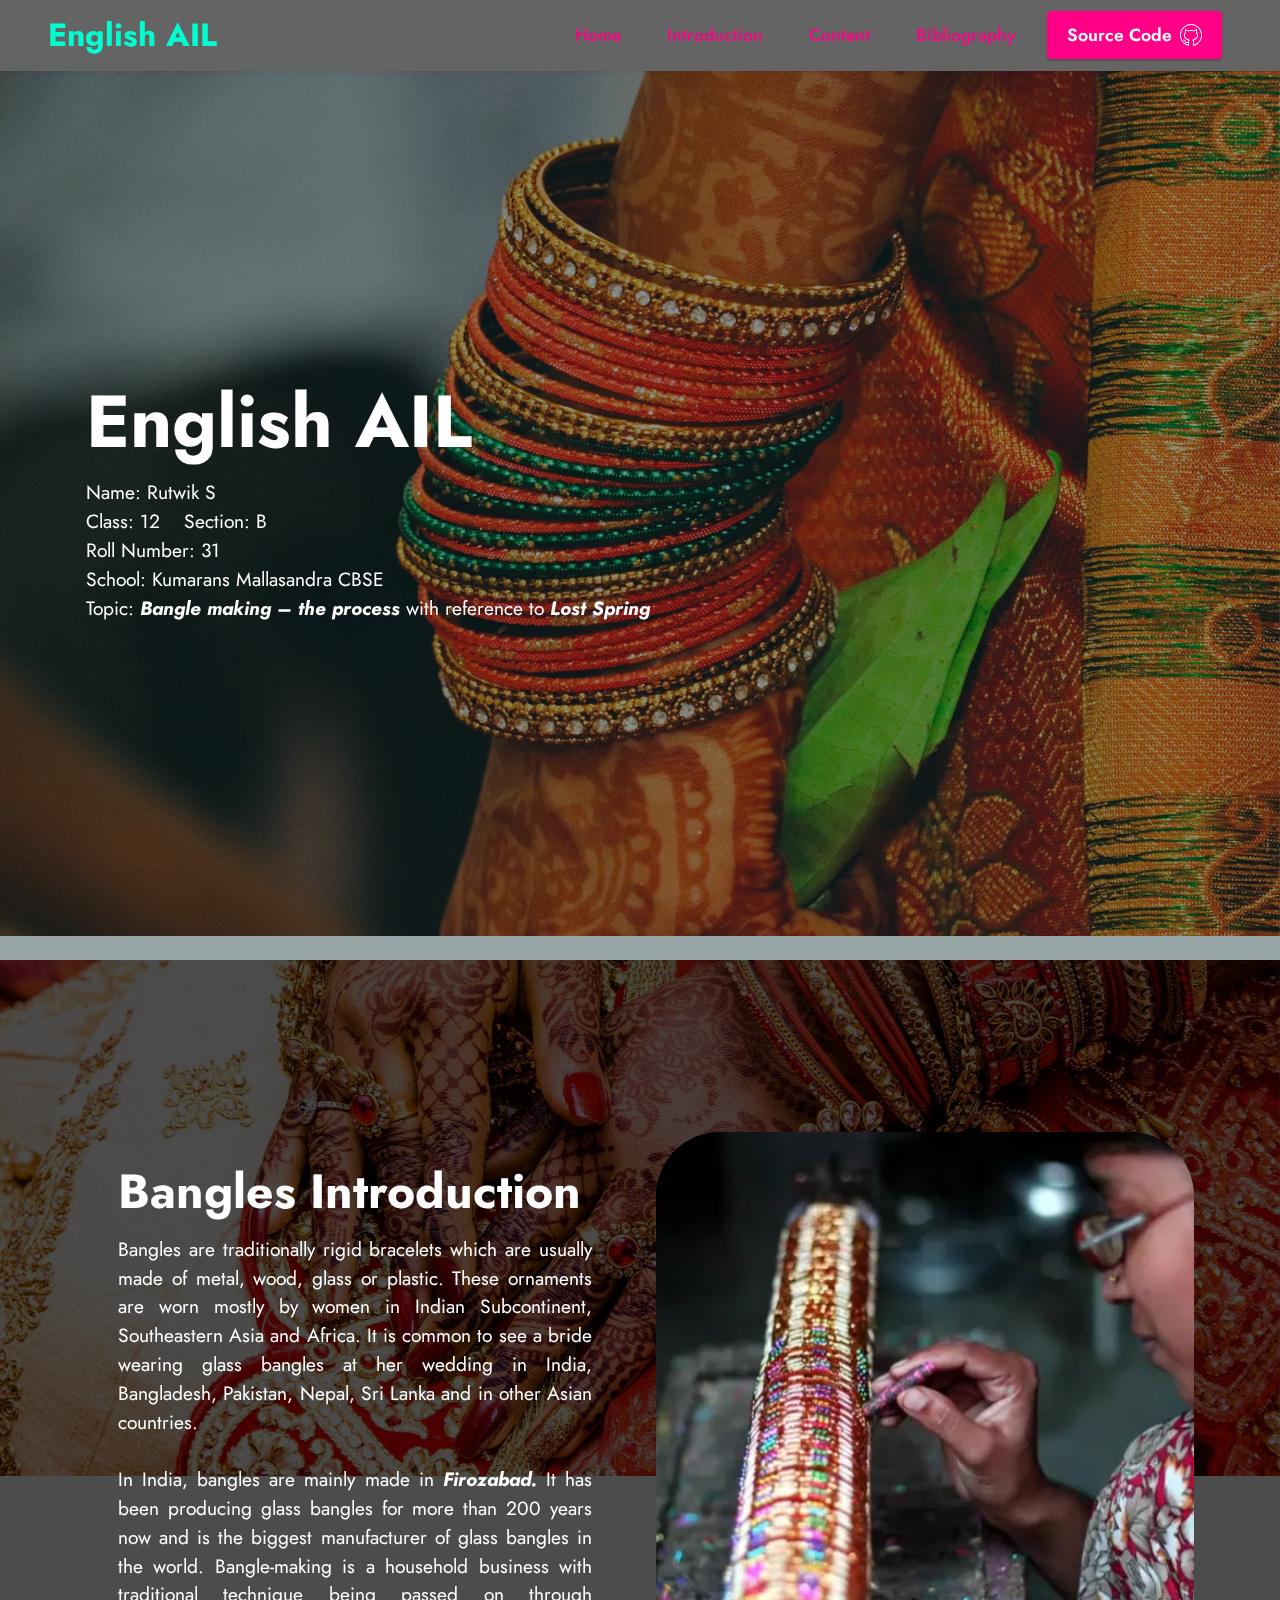
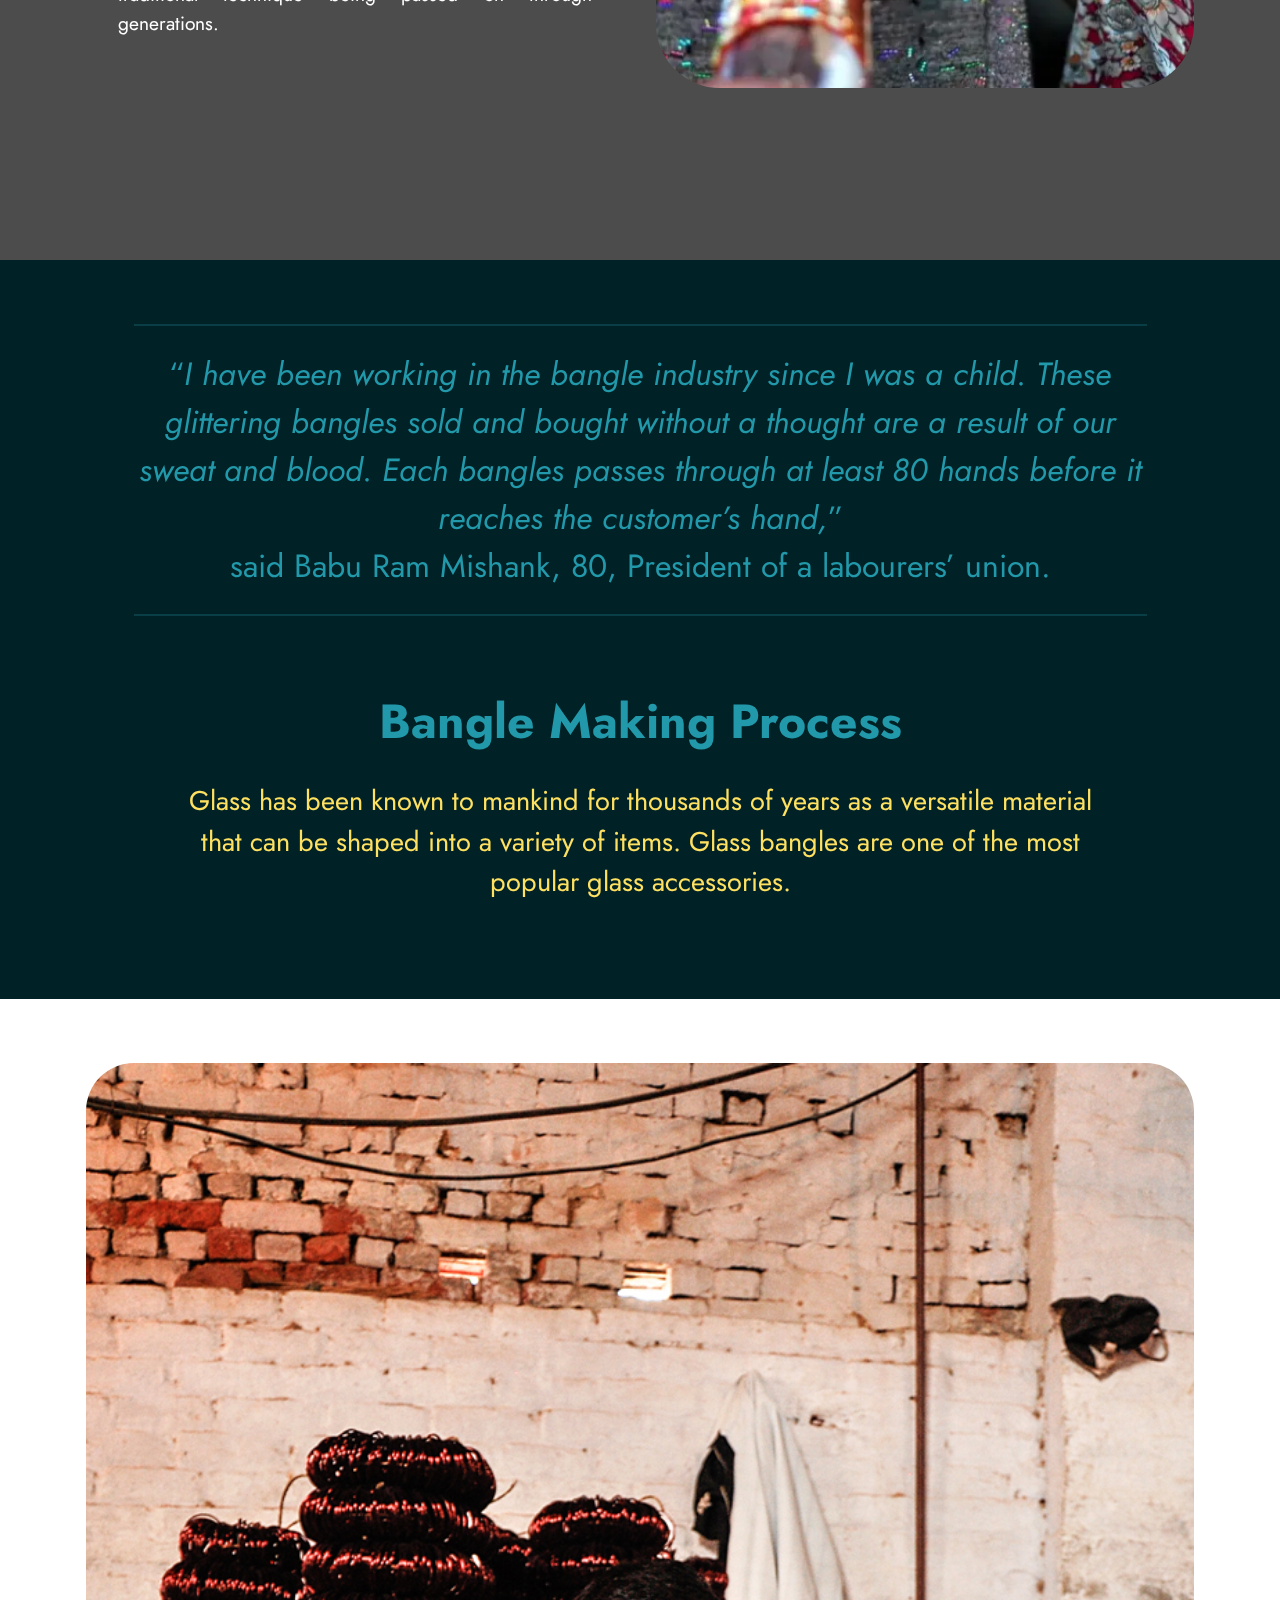
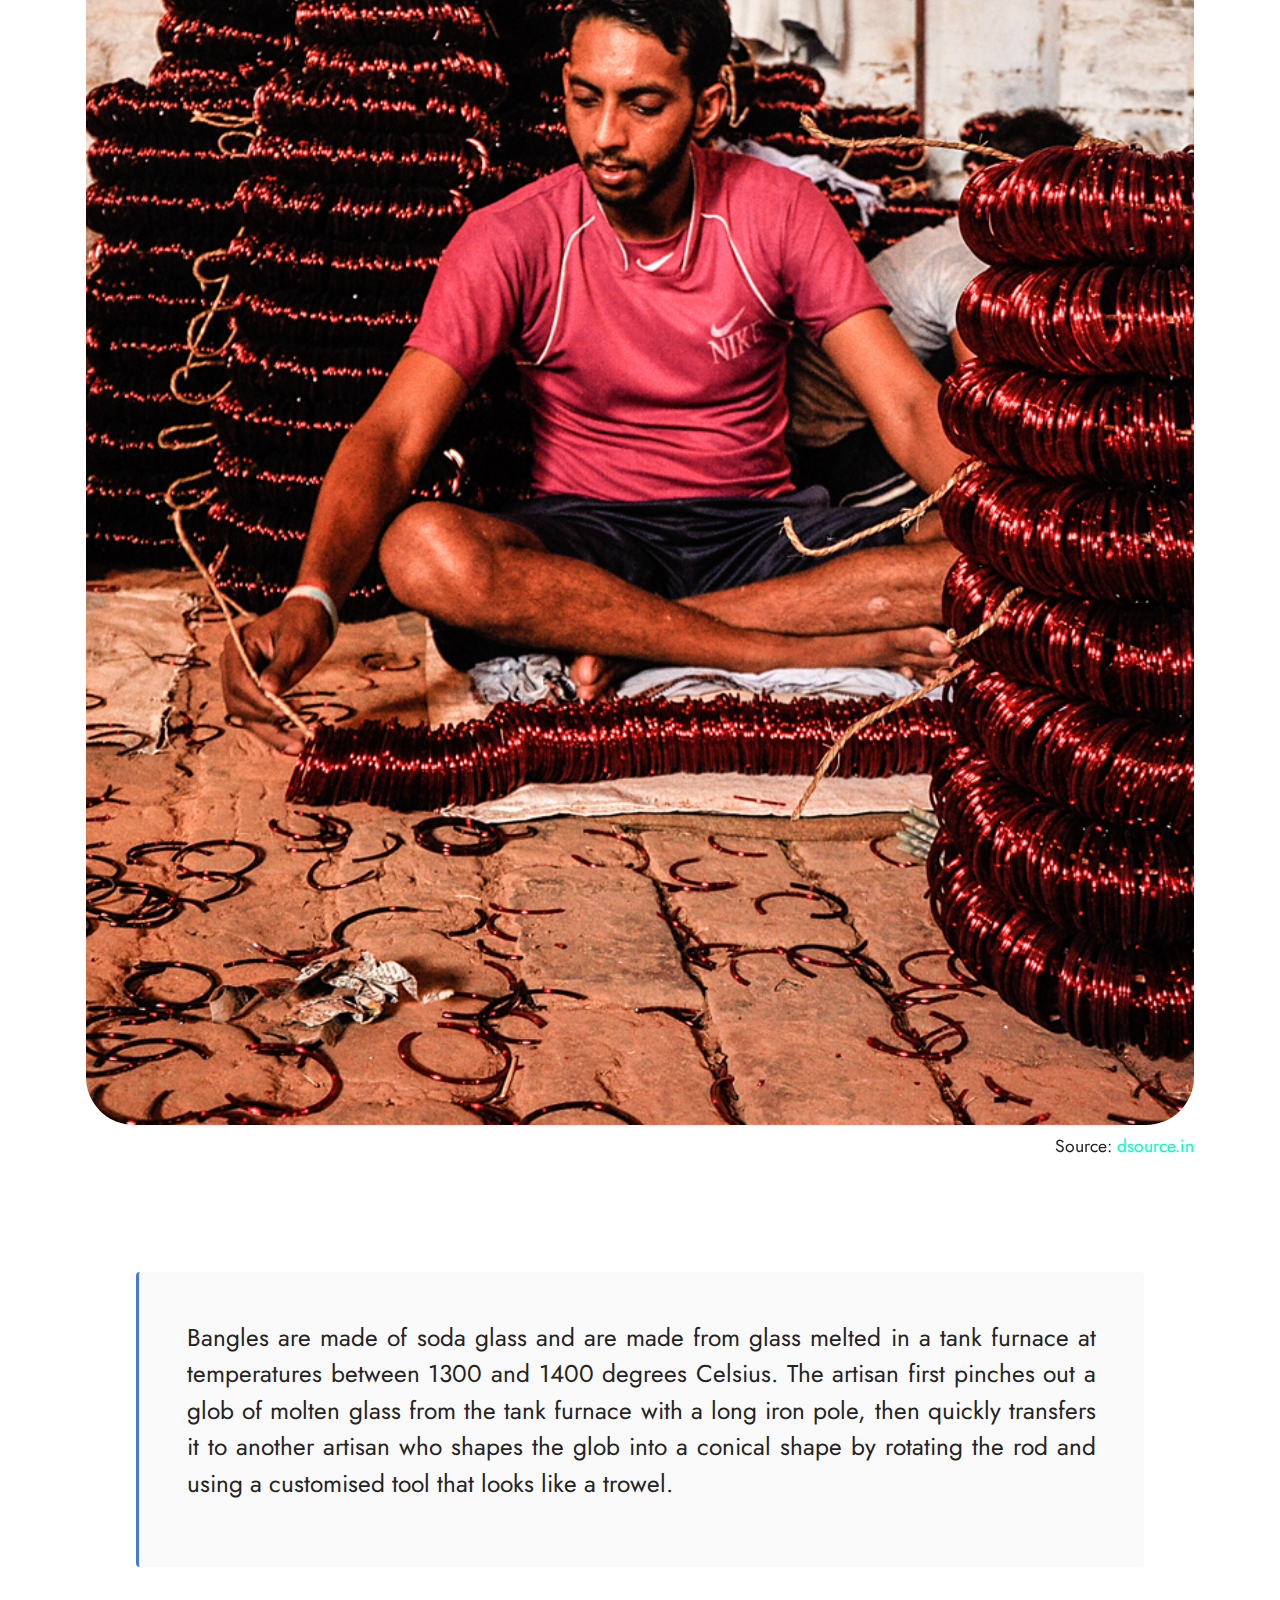
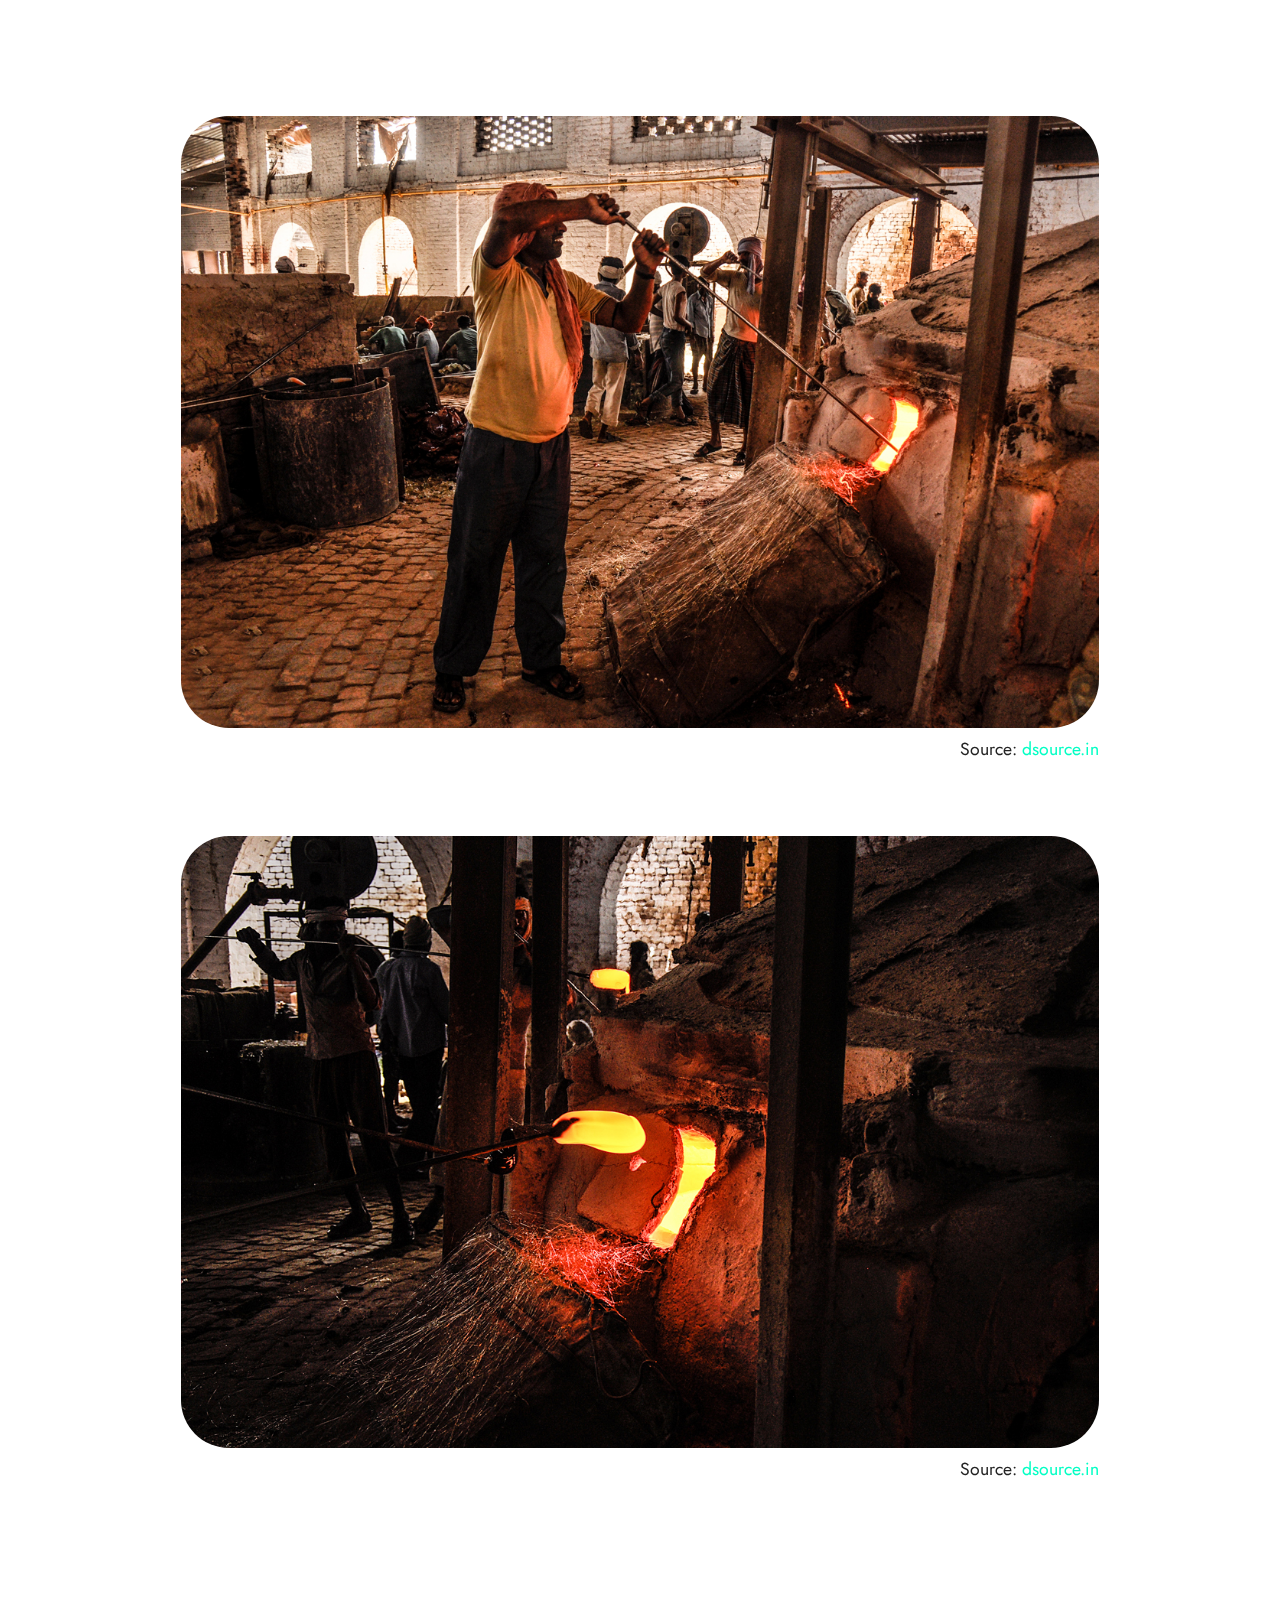
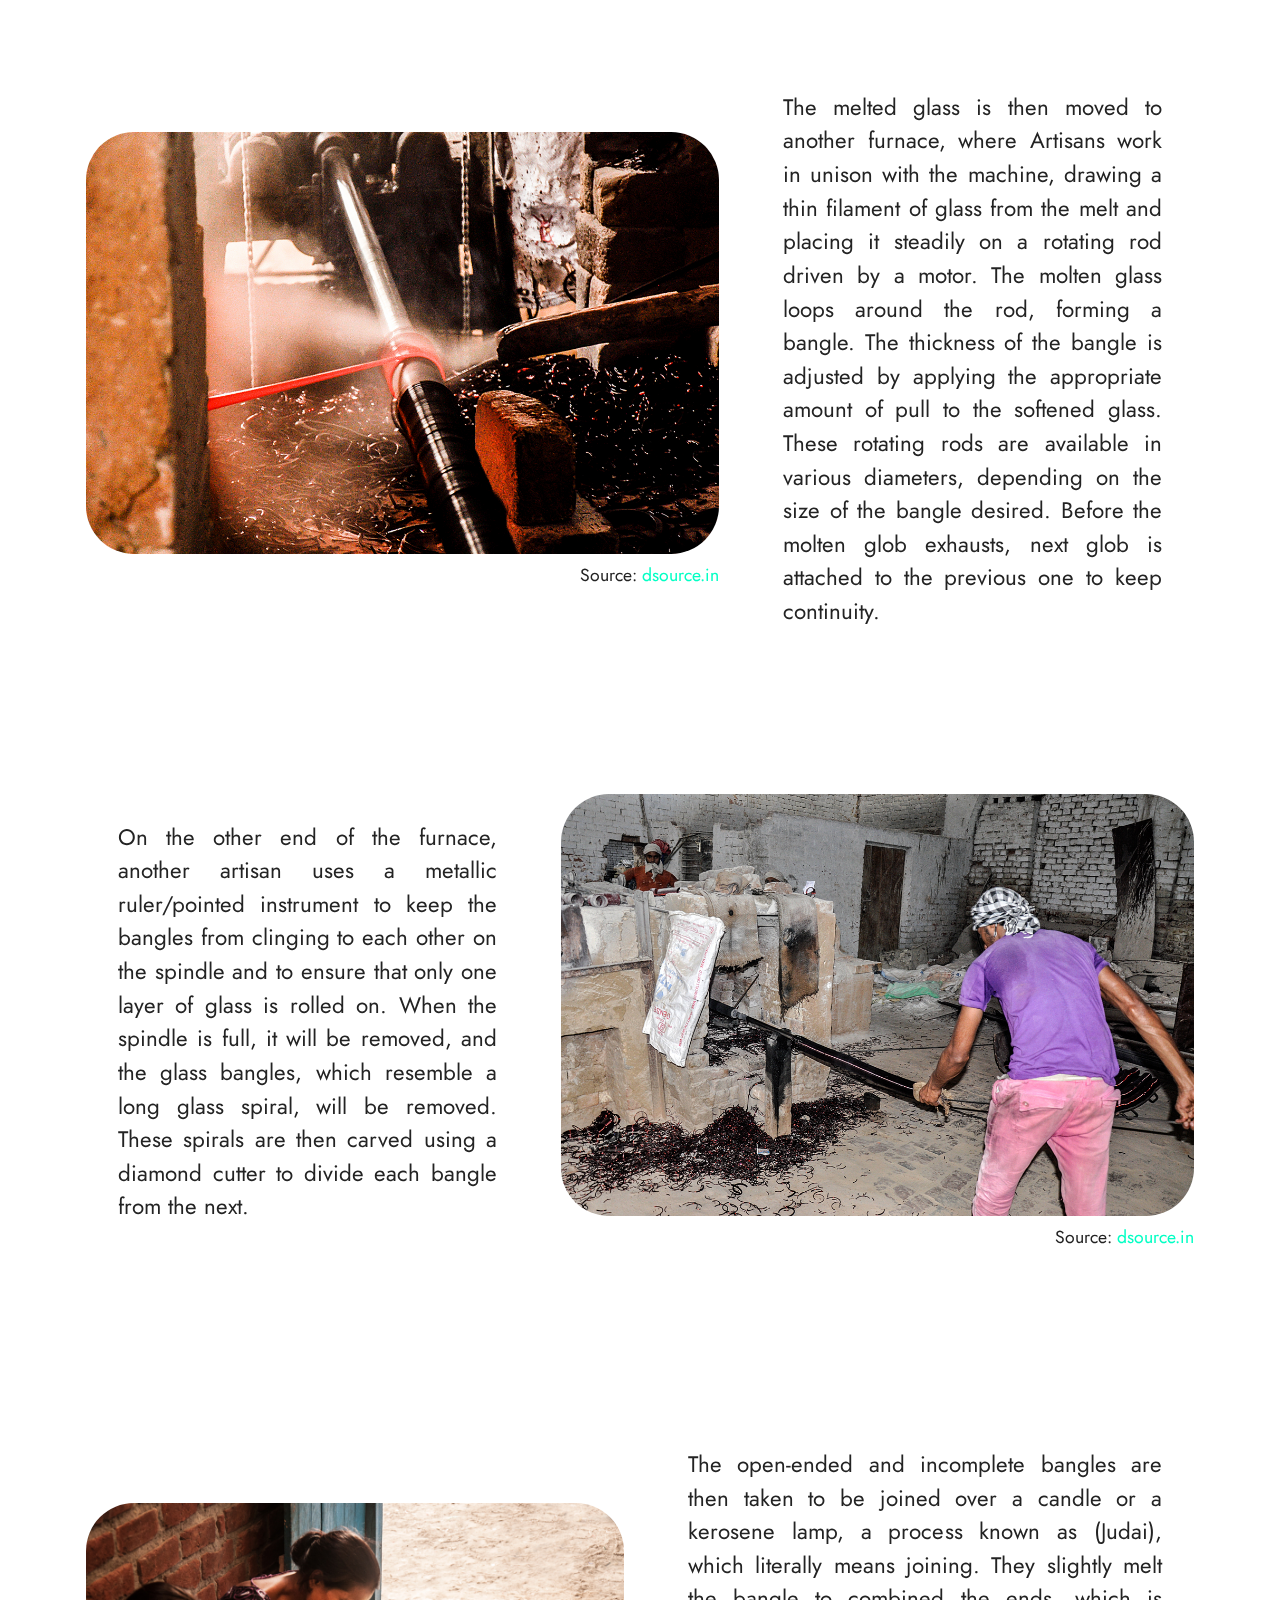
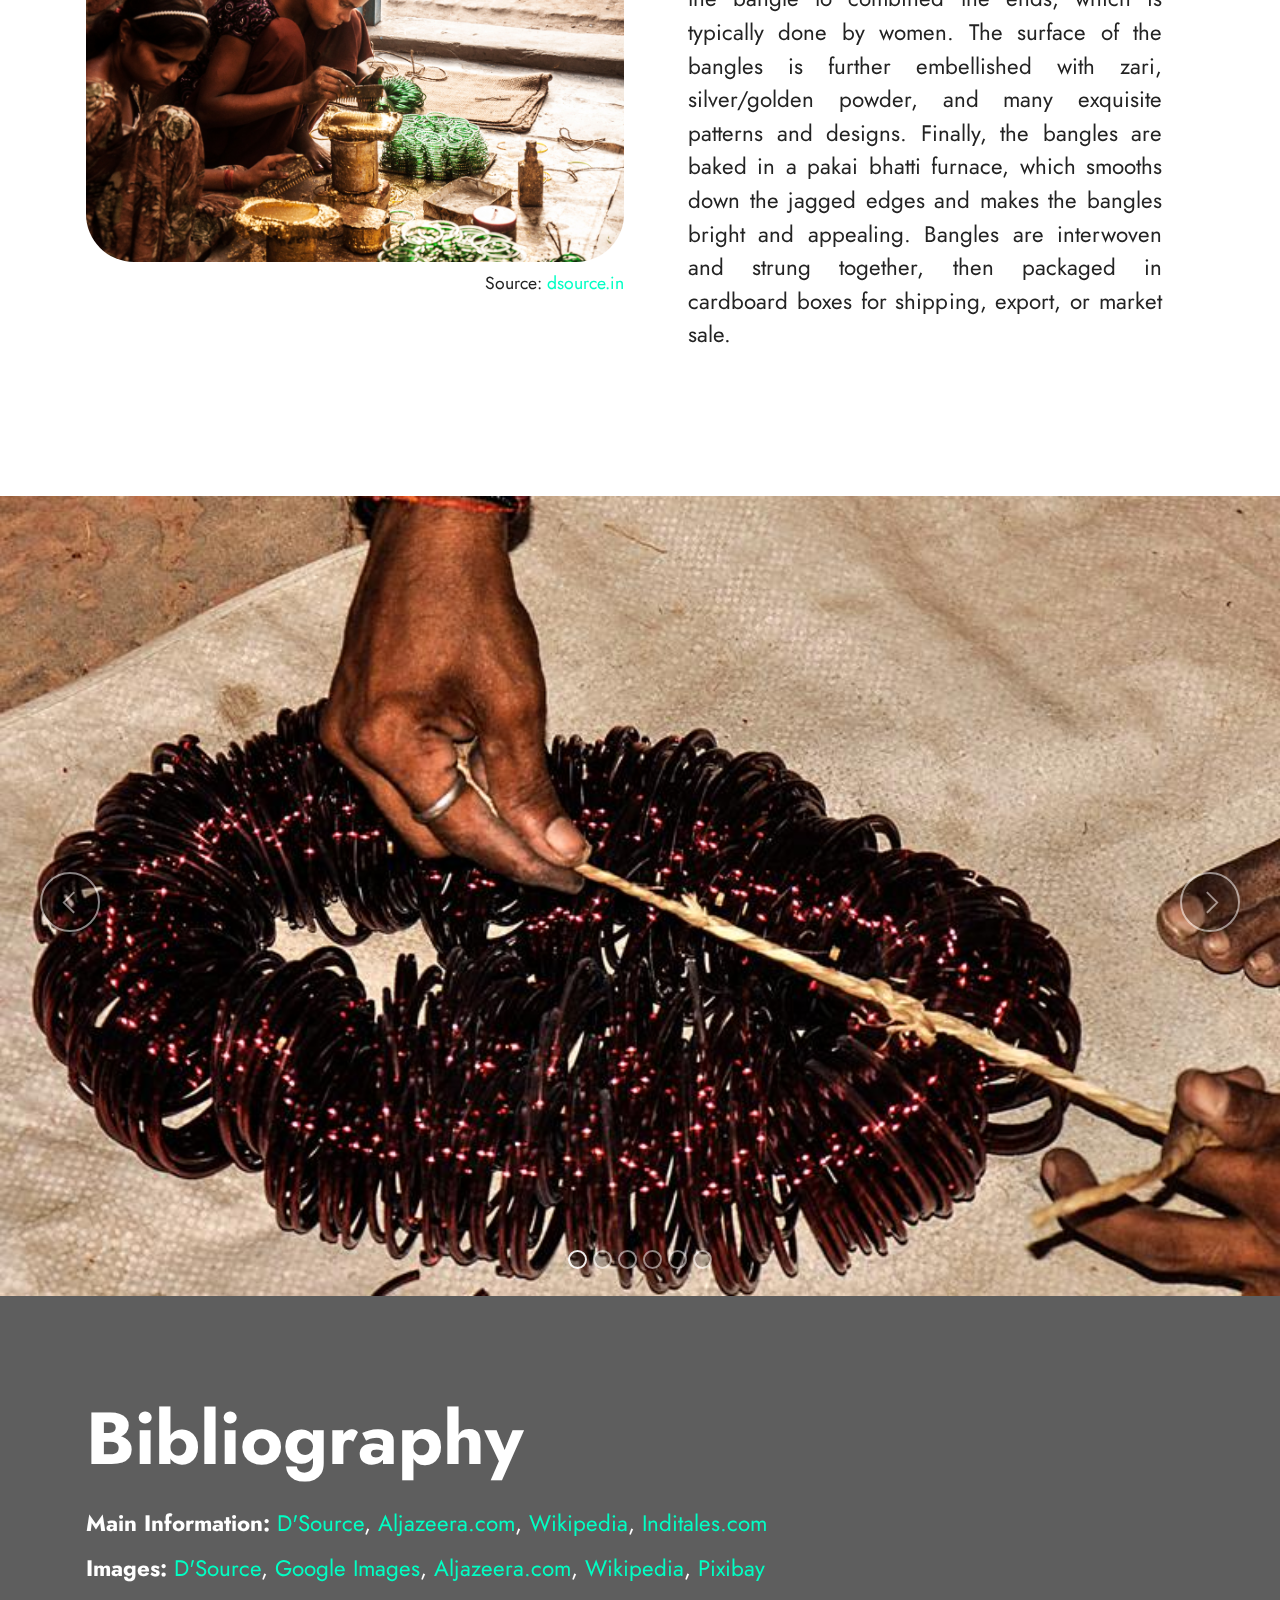
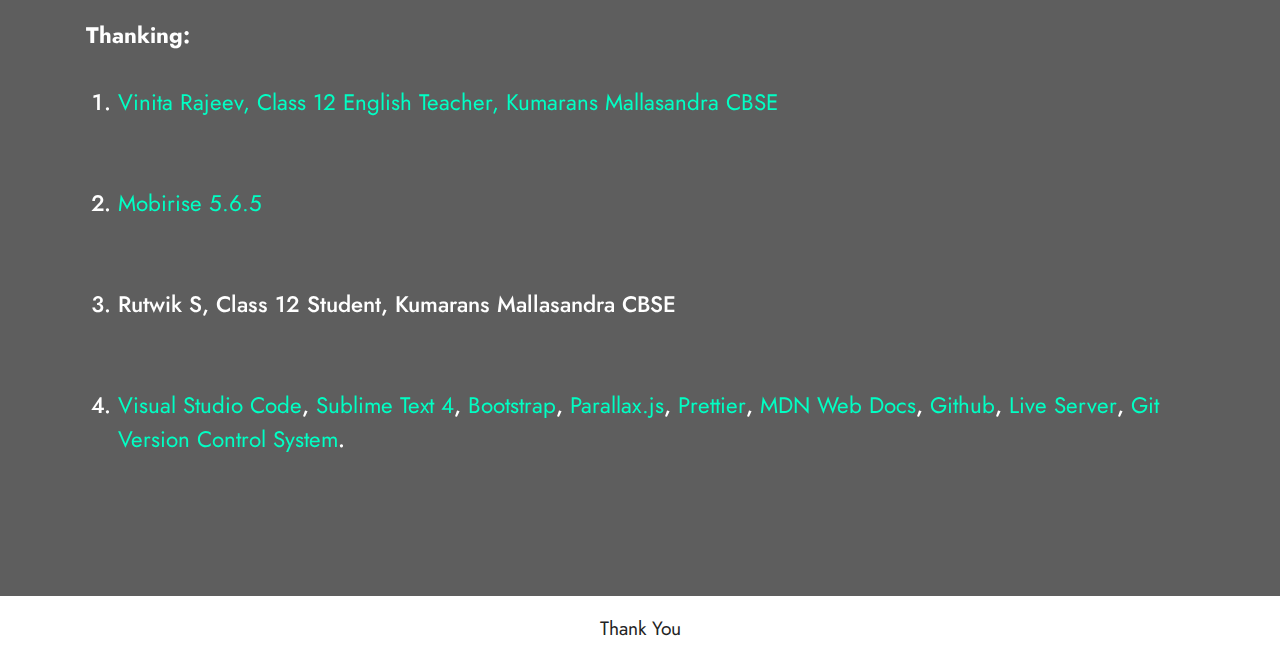
<file: index.html>
<!DOCTYPE html>
<html>
<head>
<meta charset=UTF-8 />
<meta http-equiv=X-UA-Compatible content="IE=edge" />
<meta name=viewport content="width=device-width, initial-scale=1, minimum-scale=1" />
<link rel="shortcut icon" href=assets/images/shape.png type=image/x-icon />
<meta name=description content="English AIL for class 12" />
<title>English AIL</title>
<link rel=stylesheet href=assets/web/assets/mobirise-icons/mobirise-icons.css />
<link rel=stylesheet href=assets/web/assets/mobirise-icons2/mobirise2.css />
<link rel=stylesheet href=assets/bootstrap/css/bootstrap.min.css />
<link rel=stylesheet href=assets/bootstrap/css/bootstrap-grid.min.css />
<link rel=stylesheet href=assets/bootstrap/css/bootstrap-reboot.min.css />
<link rel=stylesheet href=assets/parallax/jarallax.css />
<link rel=stylesheet href=assets/dropdown/css/style.css />
<link rel=stylesheet href=assets/socicon/css/styles.css />
<link rel=stylesheet href=assets/theme/css/style.css />
<link rel=preload href="https://fonts.googleapis.com/css?family=Jost:100,200,300,400,500,600,700,800,900,100i,200i,300i,400i,500i,600i,700i,800i,900i&display=swap" as=style onload="this.onload=null;this.rel='stylesheet'" />
<noscript><link rel=stylesheet href="https://fonts.googleapis.com/css?family=Jost:100,200,300,400,500,600,700,800,900,100i,200i,300i,400i,500i,600i,700i,800i,900i&display=swap" /></noscript>
<link rel=preload as=style href=assets/mobirise/css/mbr-additional.css />
<link rel=stylesheet href=assets/mobirise/css/mbr-additional.css type=text/css />
</head>
<body>
<section data-bs-version=5.1 class="menu menu1 cid-t1njA1ktv9" once=menu id=menu1-0>
<nav class="navbar navbar-dropdown navbar-fixed-top navbar-expand-lg">
<div class=container-fluid>
<div class=navbar-brand>
<span class=navbar-caption-wrap><a class="navbar-caption text-info display-5" href=index.html#top>English AIL</a></span>
</div>
<button class=navbar-toggler type=button data-toggle=collapse data-bs-toggle=collapse data-target=#navbarSupportedContent data-bs-target=#navbarSupportedContent aria-controls=navbarNavAltMarkup aria-expanded=false aria-label="Toggle navigation">
<div class=hamburger>
<span></span>
<span></span>
<span></span>
<span></span>
</div>
</button>
<div class="collapse navbar-collapse" id=navbarSupportedContent>
<ul class="navbar-nav nav-dropdown" data-app-modern-menu=true>
<li class=nav-item>
<a class="nav-link link text-danger text-primary display-4" href=index.html#header2-1>Home</a>
</li>
<li class=nav-item>
<a class="nav-link link text-danger text-primary display-4" href=index.html#header14-m>Introduction</a>
</li>
<li class=nav-item>
<a class="nav-link link text-danger text-primary display-4" href=index.html#content5-a>Content</a>
</li>
<li class=nav-item>
<a class="nav-link link text-danger text-primary display-4" href=index.html#header8-l>Bibliography</a>
</li>
</ul>
<div class="navbar-buttons mbr-section-btn">
<a class="btn btn-secondary display-4" href=https://github.com/Vedabahu/english-AIL target=_blank><span class="mbri-github mbr-iconfont mbr-iconfont-btn"></span>Source Code</a>
</div>
</div>
</div>
</nav>
</section>
<section data-bs-version=5.1 class="header2 cid-t1nk16hX4k mbr-fullscreen mbr-parallax-background" id=header2-1>
<div class=mbr-overlay style=opacity:.4;background-color:#002126></div>
<div class=container>
<div class=row>
<div class="col-12 col-lg-9">
<h1 class="mbr-section-title mbr-fonts-style mb-3 display-1">
<strong>English AIL</strong>
</h1>
<p class="mbr-text mbr-fonts-style display-7">
Name: Rutwik S<br />Class: 12&nbsp; &nbsp; Section: B<br />Roll
Number: 31<br />School: Kumarans Mallasandra CBSE<br />Topic:&nbsp;<strong><em>Bangle making – the process</em></strong>
with reference to<em><strong>&nbsp;Lost Spring</strong></em>
</p>
</div>
</div>
</div>
</section>
<section data-bs-version=5.1 class="header14 cid-t1tcDb4yD0 mbr-fullscreen mbr-parallax-background" id=header14-m>
<div class=mbr-overlay style=opacity:.7;background-color:#000000></div>
<div class=container>
<div class="row justify-content-center align-items-center">
<div class="col-12 col-md-6 image-wrapper">
<img src=assets/images/20141226115227573494-9.webp alt=Bangle style=border-radius:4em />
</div>
<div class="col-12 col-md">
<div class=text-wrapper>
<h1 class="mbr-section-title mbr-fonts-style mb-3 display-2">
<strong>Bangles Introduction</strong>
</h1>
<p class="mbr-text mbr-fonts-style display-7" align=justify>
Bangles are traditionally rigid bracelets which are usually made
of metal, wood, glass or plastic. These ornaments are worn
mostly by women in Indian Subcontinent, Southeastern Asia and
Africa. It is common to see a bride wearing glass bangles at her
wedding in India, Bangladesh, Pakistan, Nepal, Sri Lanka and in
other Asian countries.&nbsp;<br /><br />In India, bangles are
mainly made in <strong><em>Firozabad.&nbsp;</em></strong>It has been producing glass bangles for more than 200 years now
and is the biggest manufacturer of glass bangles in the
world.&nbsp;Bangle-making is a household business with
traditional technique being passed on through generations.
</p>
</div>
</div>
</div>
</div>
</section>
<section data-bs-version=5.1 class="content6 cid-t1thPsaFfW" id=content6-n>
<div class=container>
<div class="row justify-content-center">
<div class="col-md-12 col-lg-11">
<hr class=line />
<p class="mbr-text align-center mbr-fonts-style my-4 display-5" align=justify>
“<em>I have been working in the bangle industry since I was a child.
These glittering bangles sold and bought without a thought are a
result of our sweat and blood. Each bangles passes through at
least 80 hands before it reaches the customer’s hand,</em>” <br />said Babu Ram Mishank, 80, President of a labourers’
union.
</p>
<hr class=line />
</div>
</div>
</div>
</section>
<section data-bs-version=5.1 class="content5 cid-t1nxmCOFsK" id=content5-a>
<div class=container>
<div class="row justify-content-center">
<div class="col-md-12 col-lg-10">
<h4 class="mbr-section-subtitle mbr-fonts-style mb-4 display-2">
<strong> Bangle Making Process</strong>
</h4>
<p class="mbr-text mbr-fonts-style display-7" style=font-size:1.7em align=justify>
Glass has been known to mankind for thousands of years as a
versatile material that can be shaped into a variety of items.
Glass bangles are one of the most popular glass accessories.
</p>
</div>
</div>
</div>
</section>
<section data-bs-version=5.1 class="image3 cid-t1nyh4yEvd" id=image3-b>
<div class=container>
<div class="row justify-content-center">
<div class="col-12 col-lg-12">
<div class=image-wrapper>
<img src=assets/images/13.jpg alt="Glass Making" style=border-radius:3em />
<p class="mbr-description mbr-fonts-style mt-2 align-center display-4">
Source:
<a href=https://www.dsource.in/sites/default/files/resource/glass-bangles-firozabad-uttar-pradesh/making-process/minigallery/11329/13.jpg class=text-primary target=_blank>dsource.in</a>
</p>
</div>
</div>
</div>
</div>
</section>
<section data-bs-version=5.1 class="content7 cid-t1nzYEHJNe" id=content7-c>
<div class=container-fluid>
<div class="row justify-content-center">
<div class="col-12 col-md-10">
<blockquote>
<p class="mbr-text mbr-fonts-style display-4" align=justify style=font-size:1.4em>
Bangles are made of soda glass and are made from glass melted in
a tank furnace at temperatures between 1300 and 1400 degrees
Celsius. The artisan first pinches out a glob of molten glass
from the tank furnace with a long iron pole, then quickly
transfers it to another artisan who shapes the glob into a
conical shape by rotating the rod and using a customised tool
that looks like a trowel.
</p>
</blockquote>
</div>
</div>
</div>
</section>
<section data-bs-version=5.1 class="image3 cid-t1nBnujuMJ" id=image3-e>
<div class=container>
<div class="row justify-content-center">
<div class="col-12 col-lg-10">
<div class=image-wrapper>
<img src=assets/images/1.jpg alt="Bangle making" style=border-radius:3em />
<p class="mbr-description mbr-fonts-style mt-2 align-center display-4">
Source:
<a href=https://dsource.in class=text-primary target=_blank>dsource.in</a>
<br />
<br />
</p>
</div>
</div>
</div>
</div>
</section>
<section data-bs-version=5.1 class="image3 cid-t1nBOn8oDS" id=image3-f>
<div class=container>
<div class="row justify-content-center">
<div class="col-12 col-lg-10">
<div class=image-wrapper>
<img src=assets/images/2.jpg alt="Glass Bangles" style=border-radius:3em />
<p class="mbr-description mbr-fonts-style mt-2 align-center display-4">
Source:
<a href=https://www.dsource.in/ class=text-primary target=_blank>dsource.in</a>
</p>
</div>
</div>
</div>
</div>
</section>
<section data-bs-version=5.1 class="image1 cid-t1nCud3Iju" id=image1-h>
<div class=container>
<div class="row align-items-center">
<div class="col-12 col-lg-7">
<div class=image-wrapper>
<img src=assets/images/7.jpg alt="Glass mAking" style=border-radius:3em />
<p class="mbr-description mbr-fonts-style pt-2 align-center display-4">
Source:
<a href=https://www.dsource.in/ class=text-primary target=_blank>dsource.in</a>
</p>
</div>
</div>
<div class="col-12 col-lg">
<div class=text-wrapper>
<p class="mbr-text mbr-fonts-style display-7" align=justify style=font-size:1.4em>
The melted glass&nbsp;is then moved to another furnace, where
Artisans work in unison with the machine, drawing a thin
filament of glass from the melt and placing it steadily on a
rotating rod driven by a motor. The molten glass loops around
the rod, forming a bangle. The thickness of the bangle is
adjusted by applying the appropriate amount of pull to the
softened glass. These rotating rods are available in various
diameters, depending on the size of the bangle desired. Before
the molten glob exhausts, next glob is attached to the previous
one to keep continuity.
</p>
</div>
</div>
</div>
</div>
</section>
<section data-bs-version=5.1 class="image2 cid-t1nE8x6mA2" id=image2-i>
<div class=container>
<div class="row align-items-center">
<div class="col-12 col-lg-7">
<div class=image-wrapper>
<img src=assets/images/8.jpg alt=Glass style=border-radius:3em />
<p class="mbr-description mbr-fonts-style mt-2 align-center display-4">
Source:
<a href=https://dsource.in class=text-primary target=_blank>dsource.in</a>
</p>
</div>
</div>
<div class="col-12 col-lg">
<div class=text-wrapper>
<p class="mbr-text mbr-fonts-style display-7" align=justify style=font-size:1.4em>
On the other end of the furnace, another artisan uses a metallic
ruler/pointed instrument to keep the bangles from clinging to
each other on the spindle and to ensure that only one layer of
glass is rolled on. When the spindle is full, it will be
removed, and the glass bangles, which resemble a long glass
spiral, will be removed. These spirals are then carved using a
diamond cutter to divide each bangle from the next.
</p>
</div>
</div>
</div>
</div>
</section>
<section data-bs-version=5.1 class="image1 cid-t1nFrGzpyt" id=image1-j>
<div class=container>
<div class="row align-items-center">
<div class="col-12 col-lg-6">
<div class=image-wrapper>
<img src=assets/images/15.jpg alt=Glass style=border-radius:3em />
<p class="mbr-description mbr-fonts-style pt-2 align-center display-4">
Source:
<a href=https://dsource.in class=text-primary target=_blank>dsource.in</a>
</p>
</div>
</div>
<div class="col-12 col-lg">
<div class=text-wrapper>
<p class="mbr-text mbr-fonts-style display-7" align=justify style=font-size:1.4em>
The open-ended and incomplete bangles are then taken to be
joined over a candle or a kerosene lamp, a process known as
(Judai), which literally means joining. They slightly melt the
bangle to combined&nbsp;the ends, which is typically done by
women. The surface of the bangles is further embellished with
zari, silver/golden powder, and many exquisite patterns and
designs. Finally, the bangles are baked in a pakai bhatti
furnace, which smooths down the jagged edges and makes the
bangles bright and appealing. Bangles are interwoven and strung
together, then packaged in cardboard boxes for shipping, export,
or market sale.
</p>
</div>
</div>
</div>
</div>
</section>
<section data-bs-version=5.1 class="slider1 cid-t1nGUTp9sz" id=slider1-k>
<div class="carousel slide carousel-fade" id=t1tp3qm1cw data-ride=carousel data-bs-ride=carousel data-interval=3000 data-bs-interval=3000>
<ol class=carousel-indicators>
<li data-slide-to=0 data-bs-slide-to=0 class=active data-target=#t1tp3qm1cw data-bs-target=#t1tp3qm1cw></li>
<li data-slide-to=1 data-bs-slide-to=1 class data-target=#t1tp3qm1cw data-bs-target=#t1tp3qm1cw></li>
<li data-slide-to=2 data-bs-slide-to=2 class data-target=#t1tp3qm1cw data-bs-target=#t1tp3qm1cw></li>
<li data-slide-to=3 data-bs-slide-to=3 class data-target=#t1tp3qm1cw data-bs-target=#t1tp3qm1cw></li>
<li data-slide-to=4 data-bs-slide-to=4 class data-target=#t1tp3qm1cw data-bs-target=#t1tp3qm1cw></li>
<li data-slide-to=5 data-bs-slide-to=5 class data-target=#t1tp3qm1cw data-bs-target=#t1tp3qm1cw></li>
</ol>
<div class=carousel-inner>
<div class="carousel-item slider-image item active">
<div class=item-wrapper>
<img class="d-block w-100" src=assets/images/14.jpg alt="Mobirise Website Builder" data-slide-to=1 data-bs-slide-to=1 />
</div>
</div>
<div class="carousel-item slider-image item">
<div class=item-wrapper>
<img class="d-block w-100" src=assets/images/16.jpg alt="Mobirise Website Builder" data-slide-to=2 data-bs-slide-to=2 />
</div>
</div>
<div class="carousel-item slider-image item">
<div class=item-wrapper>
<img class="d-block w-100" src=assets/images/17.jpg alt="Mobirise Website Builder" data-slide-to=3 data-bs-slide-to=3 />
</div>
</div>
<div class="carousel-item slider-image item">
<div class=item-wrapper>
<img class="d-block w-100" src=assets/images/18.jpg alt="Mobirise Website Builder" data-slide-to=4 data-bs-slide-to=4 />
</div>
</div>
<div class="carousel-item slider-image item">
<div class=item-wrapper>
<img class="d-block w-100" src=assets/images/19.jpg alt="Mobirise Website Builder" data-slide-to=5 data-bs-slide-to=5 />
</div>
</div>
<div class="carousel-item slider-image item">
<div class=item-wrapper>
<img class="d-block w-100" src=assets/images/20.jpg alt="Mobirise Website Builder" data-slide-to=6 data-bs-slide-to=6 />
</div>
</div>
</div>
<a class="carousel-control carousel-control-prev" role=button data-slide=prev data-bs-slide=prev href=#t1tp3qm1cw>
<span class="mobi-mbri mobi-mbri-arrow-prev" aria-hidden=true></span>
<span class="sr-only visually-hidden">Previous</span>
</a>
<a class="carousel-control carousel-control-next" role=button data-slide=next data-bs-slide=next href=#t1tp3qm1cw>
<span class="mobi-mbri mobi-mbri-arrow-next" aria-hidden=true></span>
<span class="sr-only visually-hidden">Next</span>
</a>
</div>
</section>
<section data-bs-version=5.1 class="header8 cid-t1nHREkSK5 mbr-fullscreen mbr-parallax-background" id=header8-l>
<div class=mbr-overlay style=opacity:.63;background-color:#000000></div>
<div class=container>
<div class="row justify-content-center">
<div class=col-12>
<h3 class="mbr-section-title mbr-white mbr-fonts-style display-1">
<strong>Bibliography</strong>
</h3>
<p class="mbr-text mbr-fonts-style mbr-white mb-4 display-7"></p>
<p style=font-size:1.4em>
<a href=https://www.aljazeera.com/gallery/2015/2/13/indian-town-where-glass-making-is-a-household-craft class=text-primary></a><strong>Main Information:</strong>
<a href="https://www.dsource.in/resource/glass-bangles-firozabad/making-process#:~:text=Bangles%20are%20made%20from%20glass,the%20glob%20into%20a%20conical" class=text-primary target=_blank>D'Source</a>,
<a href=https://www.aljazeera.com/gallery/2015/2/13/indian-town-where-glass-making-is-a-household-craft class=text-primary target=_blank>Aljazeera.com</a>,
<a href=https://en.wikipedia.org/wiki/Bangle class=text-primary target=_blank>Wikipedia</a>,
<a href=https://www.inditales.com/firozabad-glass-bangles-industry/ class=text-primary target=_blank>Inditales.com</a><a href="https://www.dsource.in/resource/glass-bangles-firozabad/making-process#:~:text=Bangles%20are%20made%20from%20glass,the%20glob%20into%20a%20conical" class=text-primary target=_blank><br /></a>
<br /><strong>Images:</strong>
<a href="https://www.dsource.in/resource/glass-bangles-firozabad/making-process#:~:text=Bangles%20are%20made%20from%20glass,the%20glob%20into%20a%20conical" class=text-primary target=_blank>D'Source</a>,
<a href=https://images.google.com/ class=text-primary target=_blank>Google Images</a>,
<a href=https://www.aljazeera.com/gallery/2015/2/13/indian-town-where-glass-making-is-a-household-craft class=text-primary target=_blank>Aljazeera.com</a>,
<a href=https://en.wikipedia.org/wiki/Bangle class=text-primary target=_blank>Wikipedia</a>,
<a href=https://pixabay.com/ class=text-primary target=_blank>Pixibay</a><br />
<br />
<br /><strong>Thanking: </strong>
</p>
<br />
<ol style=font-size:1.4em;color:#ffff;font-weight:500>
<li>
<a href=mailto:vinita.rajeev@kumarans.org class=text-primary>Vinita Rajeev, Class 12 English Teacher, Kumarans Mallasandra
CBSE</a>
</li>
<br /><br />
<li>
<a href=https://mobirise.com/ class=text-primary target=_blank>Mobirise 5.6.5</a>
</li>
<br />
<br />
<li>
Rutwik S, Class 12 Student, Kumarans Mallasandra CBSE&nbsp;
</li>
<br /><br />
<li>
<a href=https://code.visualstudio.com/ class=text-primary target=_blank>Visual Studio Code</a>,
<a href=https://www.sublimetext.com/ class=text-primary target=_blank>Sublime Text 4</a>,
<a href=https://getbootstrap.com/ class=text-primary target=_blank>Bootstrap</a>,
<a href=https://github.com/pixelcog/parallax.js/ class=text-primary target=_blank>Parallax.js</a>,
<a href=https://prettier.io/ class=text-primary target=_blank>Prettier</a>,
<a href=https://developer.mozilla.org/en-US/ class=text-primary target=_blank>MDN Web Docs</a>, <a href=https://github.com/ class=text-primary target=_blank>Github</a>,
<a href=https://www.npmjs.com/package/live-server class=text-primary target=_blank>Live Server</a>,
<a href=https://git-scm.com/ class=text-primary target=_blank>Git Version Control System</a>.<br />
</li>
</ol>
</div>
</div>
</div>
</section>
<section class=display-7 style=padding:0;align-items:center;justify-content:center;flex-wrap:wrap;align-content:center;display:flex;position:relative;height:4rem>
<a href=https://mobiri.se/2736469 style="flex:1 1;height:0rem;position:absolute;width:100%;z-index:1"><img alt style=height:0rem src="[data-uri]" /></a>
<p style=margin:0;text-align:center class=display-7>Thank You</p>
<a style=z-index:1 href=https://mobirise.com/web-page-maker.html></a>
</section>
<script src=assets/bootstrap/js/bootstrap.bundle.min.js></script>
<script src=assets/parallax/jarallax.js></script>
<script src=assets/smoothscroll/smooth-scroll.js></script>
<script src=assets/ytplayer/index.js></script>
<script src=assets/dropdown/js/navbar-dropdown.js></script>
<script src=assets/theme/js/script.js></script>
</body>
</html>
</file>
